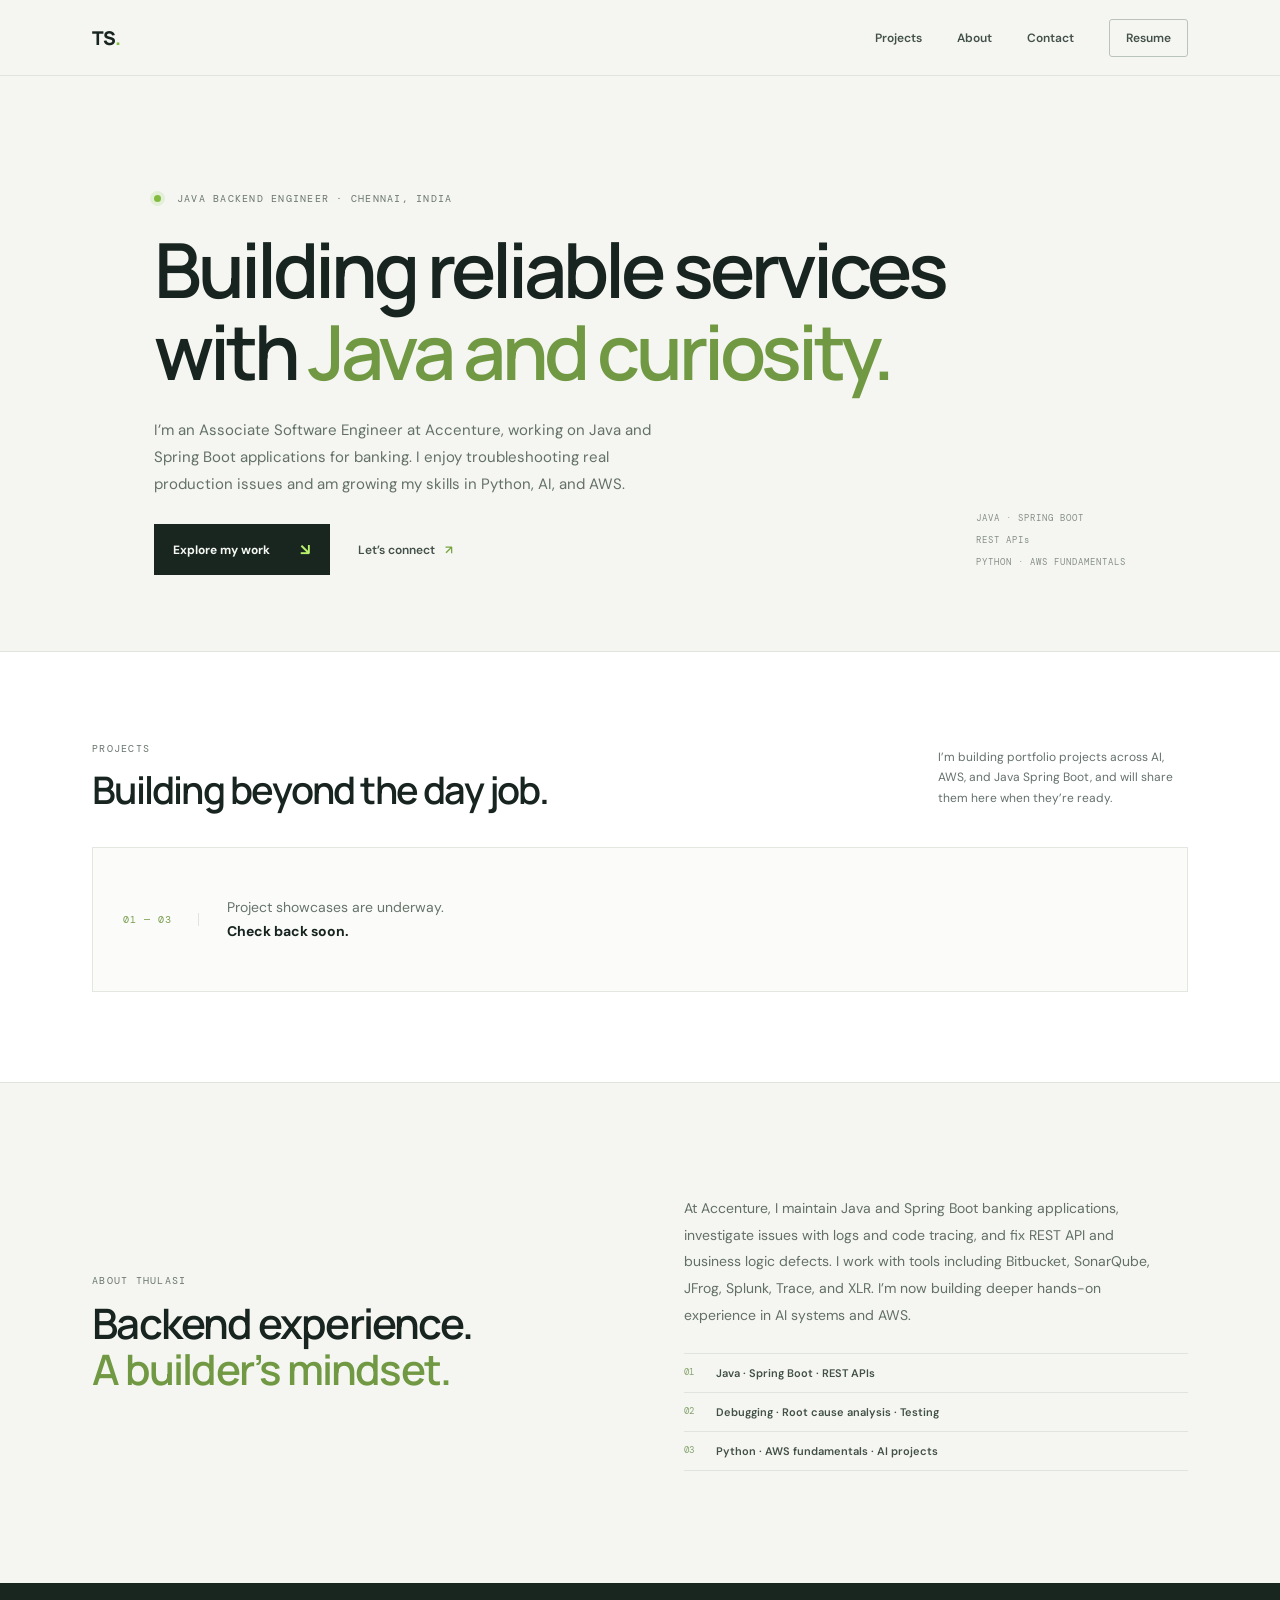
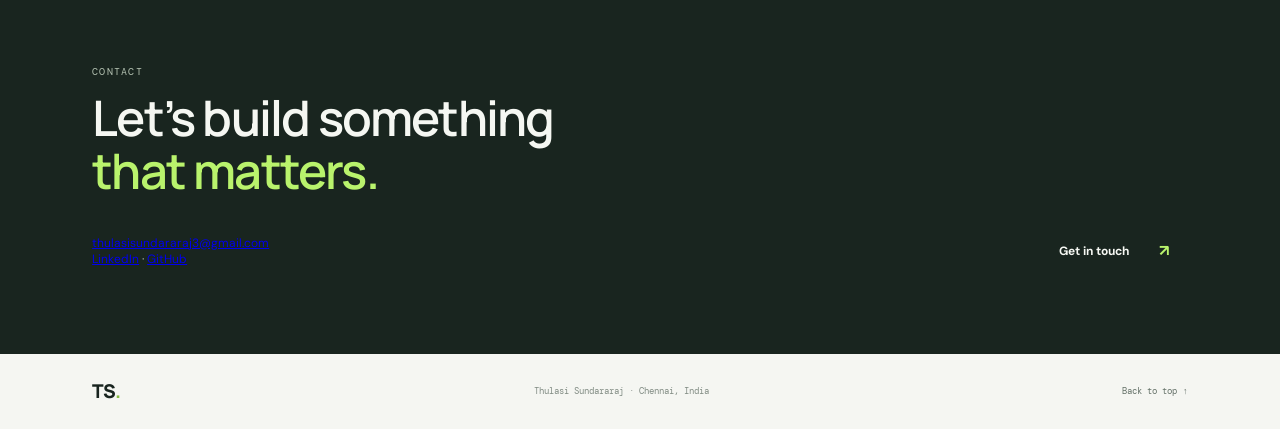
<file: index.html>
<!doctype html>
<html lang="en">
<head>
  <meta charset="utf-8">
  <meta name="viewport" content="width=device-width, initial-scale=1">
  <meta name="description" content="Portfolio of a backend, AI, and Java software developer.">
  <title>Thulasi Sundararaj | Java Backend Engineer</title>
  <link rel="stylesheet" href="styles.css">
</head>
<body>
  <header class="topbar">
    <a class="brand" href="#top">TS<span>.</span></a>
    <nav aria-label="Main navigation">
      <a href="#projects">Projects</a>
      <a href="#about">About</a>
      <a href="#contact">Contact</a>
      <a class="resume-link" href="resume.html">Resume</a>
    </nav>
  </header>

  <main id="top">
    <section class="hero">
      <p class="eyebrow"><span class="pulse"></span> JAVA BACKEND ENGINEER · CHENNAI, INDIA</p>
      <h1>Building reliable services<br>with <em>Java and curiosity.</em></h1>
      <p class="intro">I’m an Associate Software Engineer at Accenture, working on Java and Spring Boot applications for banking. I enjoy troubleshooting real production issues and am growing my skills in Python, AI, and AWS.</p>
      <div class="actions">
        <a class="button primary" href="#projects">Explore my work <span>↘</span></a>
        <a class="text-link" href="#contact">Let’s connect <span>↗</span></a>
      </div>
      <div class="hero-meta"><span>JAVA · SPRING BOOT</span><span>REST APIs</span><span>PYTHON · AWS FUNDAMENTALS</span></div>
    </section>

    <section class="projects section" id="projects">
      <div class="section-heading"><div><p class="eyebrow">PROJECTS</p><h2>Building beyond the day job.</h2></div><p class="section-note">I’m building portfolio projects across AI, AWS, and Java Spring Boot, and will share them here when they’re ready.</p></div>
      <div class="project-soon"><span class="project-soon-mark">01 — 03</span><p>Project showcases are underway.<br><b>Check back soon.</b></p></div>
    </section>

    <section class="about section" id="about">
      <div><p class="eyebrow">ABOUT THULASI</p><h2>Backend experience.<br><em>A builder’s mindset.</em></h2></div>
      <div class="about-copy"><p>At Accenture, I maintain Java and Spring Boot banking applications, investigate issues with logs and code tracing, and fix REST API and business logic defects. I work with tools including Bitbucket, SonarQube, JFrog, Splunk, Trace, and XLR. I’m now building deeper hands-on experience in AI systems and AWS.</p><div class="focus-list"><span>01 <b>Java · Spring Boot · REST APIs</b></span><span>02 <b>Debugging · Root cause analysis · Testing</b></span><span>03 <b>Python · AWS fundamentals · AI projects</b></span></div></div>
    </section>

    <section class="contact section" id="contact"><p class="eyebrow">CONTACT</p><h2>Let’s build something<br><em>that matters.</em></h2><div class="contact-row"><p><a href="mailto:thulasisundararaj3@gmail.com">thulasisundararaj3@gmail.com</a><br><a href="https://www.linkedin.com/in/thulasi-se" target="_blank" rel="noreferrer">LinkedIn</a> · <a href="https://github.com/thulasisundararaj" target="_blank" rel="noreferrer">GitHub</a></p><a class="button primary" href="mailto:thulasisundararaj3@gmail.com">Get in touch <span>↗</span></a></div></section>
  </main>
  <footer><a class="brand" href="#top">TS<span>.</span></a><span>Thulasi Sundararaj · Chennai, India</span><a href="#top">Back to top ↑</a></footer>
</body>
</html>
</file>
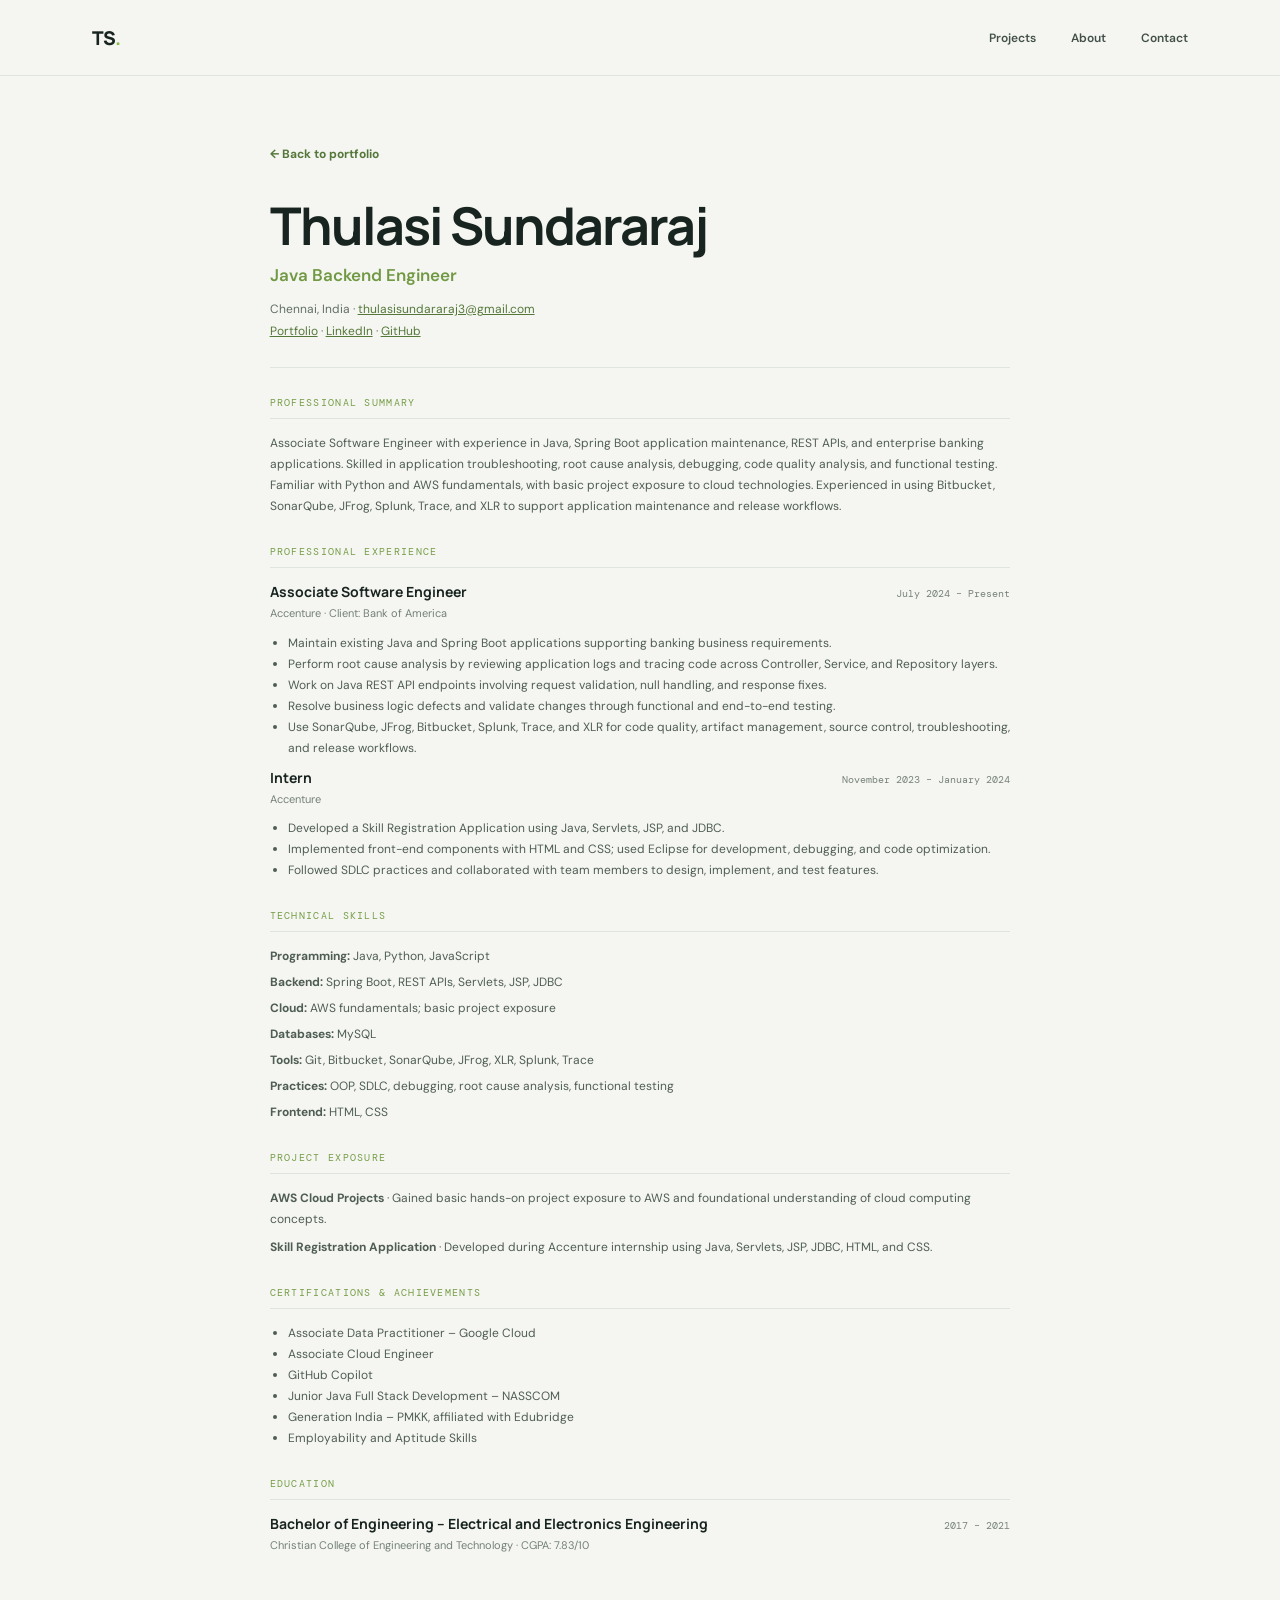
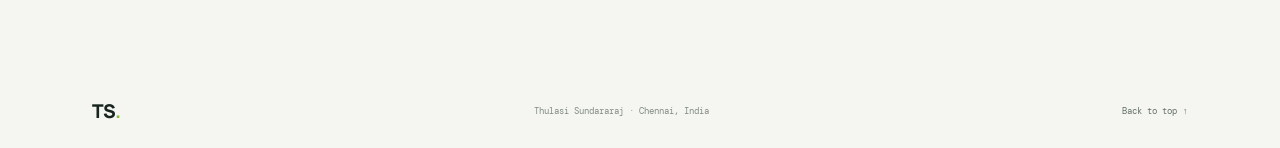
<file: resume.html>
<!doctype html>
<html lang="en">
<head>
  <meta charset="utf-8">
  <meta name="viewport" content="width=device-width, initial-scale=1">
  <meta name="description" content="Resume of Thulasi Sundararaj, Java Backend Engineer.">
  <title>Resume | Thulasi Sundararaj</title>
  <link rel="stylesheet" href="styles.css">
  <style>
    .resume-page{max-width:920px;margin:0 auto;padding:70px 7% 90px}.resume-top{display:flex;justify-content:space-between;align-items:center;margin-bottom:35px}.resume-top a{color:#55783a;text-decoration:none;font-size:12px;font-weight:700}.resume-head{border-bottom:1px solid var(--line);padding-bottom:25px;margin-bottom:28px}.resume-head h1{font:700 clamp(34px,5vw,52px)/1.1 var(--display);letter-spacing:-2px;margin:0 0 10px}.resume-head h2{font:600 17px var(--sans);margin:0 0 13px;color:#719943}.resume-contact{font-size:12px;color:#626f66;line-height:1.8}.resume-contact a{color:#55783a}.resume-section{margin:28px 0}.resume-section h3{font:10px var(--mono);letter-spacing:1.3px;color:#779d48;border-bottom:1px solid var(--line);padding-bottom:9px;margin:0 0 14px}.resume-section p,.resume-section li{font-size:12px;line-height:1.75;color:#4f5d54}.resume-section p{margin:7px 0}.resume-section ul{padding-left:18px;margin:9px 0}.resume-role{display:flex;justify-content:space-between;gap:20px;align-items:baseline}.resume-role h4{font:700 14px var(--display);margin:0}.resume-role span{font:10px var(--mono);color:#77837a;white-space:nowrap}.resume-company{font-size:11px!important;color:#748078!important;margin:3px 0 8px!important}.skill-line{margin:5px 0!important}.resume-actions{display:flex;gap:14px;align-items:center}.resume-actions .button{font-size:11px}.resume-actions a.secondary{font-size:11px;color:#49683a;font-weight:700;text-decoration:none}@media(max-width:560px){.resume-page{padding:45px 6% 65px}.resume-role{display:block}.resume-role span{display:block;margin-top:5px}}
  </style>
</head>
<body>
  <header class="topbar"><a class="brand" href="index.html">TS<span>.</span></a><nav><a href="index.html#projects">Projects</a><a href="index.html#about">About</a><a href="index.html#contact">Contact</a></nav></header>
  <main class="resume-page">
    <div class="resume-top"><a href="index.html">← Back to portfolio</a></div>
    <section class="resume-head"><h1>Thulasi Sundararaj</h1><h2>Java Backend Engineer</h2><div class="resume-contact">Chennai, India · <a href="mailto:thulasisundararaj3@gmail.com">thulasisundararaj3@gmail.com</a><br><a href="https://thulasisundararaj.github.io/thulasisundar.git.io/" target="_blank" rel="noreferrer">Portfolio</a> · <a href="https://www.linkedin.com/in/thulasi-se" target="_blank" rel="noreferrer">LinkedIn</a> · <a href="https://github.com/thulasisundararaj" target="_blank" rel="noreferrer">GitHub</a></div></section>
    <section class="resume-section"><h3>PROFESSIONAL SUMMARY</h3><p>Associate Software Engineer with experience in Java, Spring Boot application maintenance, REST APIs, and enterprise banking applications. Skilled in application troubleshooting, root cause analysis, debugging, code quality analysis, and functional testing. Familiar with Python and AWS fundamentals, with basic project exposure to cloud technologies. Experienced in using Bitbucket, SonarQube, JFrog, Splunk, Trace, and XLR to support application maintenance and release workflows.</p></section>
    <section class="resume-section"><h3>PROFESSIONAL EXPERIENCE</h3><div class="resume-role"><h4>Associate Software Engineer</h4><span>July 2024 – Present</span></div><p class="resume-company">Accenture · Client: Bank of America</p><ul><li>Maintain existing Java and Spring Boot applications supporting banking business requirements.</li><li>Perform root cause analysis by reviewing application logs and tracing code across Controller, Service, and Repository layers.</li><li>Work on Java REST API endpoints involving request validation, null handling, and response fixes.</li><li>Resolve business logic defects and validate changes through functional and end-to-end testing.</li><li>Use SonarQube, JFrog, Bitbucket, Splunk, Trace, and XLR for code quality, artifact management, source control, troubleshooting, and release workflows.</li></ul><div class="resume-role"><h4>Intern</h4><span>November 2023 – January 2024</span></div><p class="resume-company">Accenture</p><ul><li>Developed a Skill Registration Application using Java, Servlets, JSP, and JDBC.</li><li>Implemented front-end components with HTML and CSS; used Eclipse for development, debugging, and code optimization.</li><li>Followed SDLC practices and collaborated with team members to design, implement, and test features.</li></ul></section>
    <section class="resume-section"><h3>TECHNICAL SKILLS</h3><p class="skill-line"><b>Programming:</b> Java, Python, JavaScript</p><p class="skill-line"><b>Backend:</b> Spring Boot, REST APIs, Servlets, JSP, JDBC</p><p class="skill-line"><b>Cloud:</b> AWS fundamentals; basic project exposure</p><p class="skill-line"><b>Databases:</b> MySQL</p><p class="skill-line"><b>Tools:</b> Git, Bitbucket, SonarQube, JFrog, XLR, Splunk, Trace</p><p class="skill-line"><b>Practices:</b> OOP, SDLC, debugging, root cause analysis, functional testing</p><p class="skill-line"><b>Frontend:</b> HTML, CSS</p></section>
    <section class="resume-section"><h3>PROJECT EXPOSURE</h3><p><b>AWS Cloud Projects</b> · Gained basic hands-on project exposure to AWS and foundational understanding of cloud computing concepts.</p><p><b>Skill Registration Application</b> · Developed during Accenture internship using Java, Servlets, JSP, JDBC, HTML, and CSS.</p></section>
    <section class="resume-section"><h3>CERTIFICATIONS & ACHIEVEMENTS</h3><ul><li>Associate Data Practitioner – Google Cloud</li><li>Associate Cloud Engineer</li><li>GitHub Copilot</li><li>Junior Java Full Stack Development – NASSCOM</li><li>Generation India – PMKK, affiliated with Edubridge</li><li>Employability and Aptitude Skills</li></ul></section>
    <section class="resume-section"><h3>EDUCATION</h3><div class="resume-role"><h4>Bachelor of Engineering – Electrical and Electronics Engineering</h4><span>2017 – 2021</span></div><p class="resume-company">Christian College of Engineering and Technology · CGPA: 7.83/10</p></section>
  </main>
  <footer><a class="brand" href="index.html">TS<span>.</span></a><span>Thulasi Sundararaj · Chennai, India</span><a href="#top">Back to top ↑</a></footer>
</body>
</html>
</file>
<file: styles.css>
@import url('https://fonts.googleapis.com/css2?family=DM+Mono:wght@400;500&family=DM+Sans:wght@400;500;600;700&family=Manrope:wght@400;500;600;700;800&display=swap');
:root{--ink:#18241f;--muted:#65716b;--paper:#f5f6f2;--line:#dfe4dc;--green:#b9f36c;--dark:#19251f;--mono:'DM Mono',monospace;--sans:'DM Sans',sans-serif;--display:'Manrope',sans-serif}*{box-sizing:border-box}html{scroll-behavior:smooth}body{margin:0;background:var(--paper);color:var(--ink);font-family:var(--sans);-webkit-font-smoothing:antialiased}.topbar{height:76px;display:flex;align-items:center;justify-content:space-between;padding:0 7.2%;border-bottom:1px solid var(--line)}.brand{font-family:var(--display);font-weight:800;font-size:19px;letter-spacing:-1px;color:var(--ink);text-decoration:none}.brand span{color:#87bc43}nav{display:flex;gap:35px;align-items:center}nav a,.text-link{font-size:12px;text-decoration:none;color:#435049;font-weight:600}.resume-link{border:1px solid #bac4bb;padding:10px 16px;border-radius:3px}.hero{padding:116px 12% 76px;position:relative}.eyebrow{font:10px var(--mono);letter-spacing:1.25px;color:#69766d;margin:0 0 23px}.pulse{display:inline-block;background:#83bb3f;width:7px;height:7px;border-radius:50%;margin-right:9px;box-shadow:0 0 0 4px #e3efd6}.hero h1,.section h2{font:600 clamp(43px,6vw,76px)/1.08 var(--display);letter-spacing:-4px;margin:0}.hero h1 em,.section h2 em{font-style:normal;color:#719943}.intro{font-size:15px;color:#637068;line-height:1.8;max-width:515px;margin:25px 0 26px}.actions{display:flex;align-items:center;gap:28px}.button{display:inline-flex;align-items:center;gap:30px;padding:15px 19px;text-decoration:none;font-size:12px;font-weight:700}.primary{background:var(--dark);color:#f6f8f3}.primary span{color:var(--green);font-size:16px}.text-link span{color:#76a43f;margin-left:7px}.hero-meta{position:absolute;right:12%;bottom:83px;display:flex;flex-direction:column;gap:10px;font:9px var(--mono);letter-spacing:1px;color:#869087}.section{padding:90px 7.2%}.projects{background:#fff;border-top:1px solid var(--line);border-bottom:1px solid var(--line)}.section-heading{display:flex;justify-content:space-between;align-items:end;margin-bottom:37px}.section-heading .eyebrow,.about .eyebrow,.contact .eyebrow{margin-bottom:14px}.section h2{font-size:38px;letter-spacing:-1.8px}.section-note{font-size:12px;line-height:1.7;color:var(--muted);max-width:250px;margin:0 0 2px}.project-grid{display:grid;grid-template-columns:repeat(3,1fr);gap:17px}.project-card{border:1px solid #e2e7e0;background:#fbfcfa;min-width:0}.card-top{height:45px;display:flex;justify-content:space-between;align-items:center;padding:0 15px;border-bottom:1px solid #e6eae4}.number,.status{font:8px var(--mono);letter-spacing:.8px;color:#748078}.status{color:#779d48}.project-art{height:178px;position:relative;overflow:hidden;background:#edf2e7}.art-ai{background:#e9f0e2}.orbit{position:absolute;border:1px solid #c2d3b3;border-radius:50%;left:50%;top:50%;transform:translate(-50%,-50%)}.orbit-one{width:134px;height:134px}.orbit-two{width:92px;height:92px}.core{position:absolute;left:50%;top:50%;transform:translate(-50%,-50%);width:52px;height:52px;border-radius:50%;background:#203328;color:#d7ff9f;display:grid;place-items:center;font:12px var(--mono);box-shadow:0 0 0 8px #dce8d1}.core span{position:absolute;font-size:8px;right:6px;top:8px}.node{position:absolute;width:8px;height:8px;background:#8ab44f;border:2px solid #f7faef;border-radius:50%}.node-a{left:calc(50% - 70px);top:50%}.node-b{left:calc(50% + 61px);top:35%}.node-c{left:calc(50% + 24px);top:calc(50% + 62px)}.art-cloud{background:#edf0ec}.cloud{font-size:48px;color:#b8cbb0;position:absolute;left:50%;top:18px;transform:translateX(-50%)}.cloud-line{position:absolute;width:1px;height:24px;background:#9bb18f;left:50%;top:64px}.cloud-box{position:absolute;border:1px solid #aabca1;background:#f8faf6;color:#5f7358;font:8px var(--mono);padding:7px 8px}.box-one{left:10%;top:102px}.box-two{left:34%;top:102px}.box-three{right:29%;top:102px}.box-four{right:8%;top:102px}.art-java{background:#f0eee8}.java-mark{position:absolute;left:50%;top:44px;transform:translateX(-50%);font:62px var(--display);font-weight:500;color:#d7b492;letter-spacing:-8px}.java-mark b{color:#915c35;font-weight:700}.java-label{position:absolute;top:28px;left:18px;font:8px var(--mono);letter-spacing:1px;color:#887d72}.java-line{position:absolute;bottom:42px;left:20%;width:60%;height:1px;background:#d6cabc}.java-dots{position:absolute;bottom:22px;left:50%;transform:translateX(-50%);font-size:7px;color:#b28d6c}.project-copy{padding:20px 17px 19px}.project-copy h3{font:700 18px var(--display);letter-spacing:-.5px;margin:0 0 9px}.project-copy h3 span{float:right;color:#719943;font:16px var(--sans)}.project-copy p{font-size:11px;line-height:1.7;color:#68746c;min-height:57px;margin:0 0 14px}.tags{display:flex;gap:5px;flex-wrap:wrap;margin-bottom:17px}.tags span{font:8px var(--mono);padding:6px 7px;background:#edf1e9;color:#687661}.project-copy>a{font-size:10px;font-weight:700;color:#567739;text-decoration:none}.about{display:grid;grid-template-columns:1fr 1fr;gap:8%;align-items:center;padding-top:112px;padding-bottom:112px}.about .section h2,.about h2{font-size:42px}.about-copy>p{font-size:14px;line-height:1.9;color:#626f66;max-width:480px;margin:0 0 25px}.focus-list{border-top:1px solid var(--line)}.focus-list span{display:flex;gap:22px;padding:12px 0;border-bottom:1px solid var(--line);font:9px var(--mono);color:#86a36d}.focus-list b{font:600 11px var(--sans);color:#425047}.contact{background:var(--dark);color:#f5f7f2;padding-top:82px;padding-bottom:75px}.contact .eyebrow{color:#b3c1b1}.contact h2{font-size:49px}.contact h2 em{color:var(--green)}.contact-row{display:flex;justify-content:space-between;align-items:center;margin-top:25px}.contact-row p{font-size:12px;color:#bdc7be}footer{height:75px;display:flex;align-items:center;justify-content:space-between;padding:0 7.2%;font:9px var(--mono);color:#808b83}footer a:last-child{color:#647168;text-decoration:none}@media(max-width:800px){.hero{padding:90px 8% 110px}.hero-meta{right:8%;bottom:38px;flex-direction:row;gap:12px;font-size:7px}.section{padding:70px 6%}.project-grid{grid-template-columns:1fr 1fr}.project-card:last-child{grid-column:span 2}.section-heading{align-items:start;gap:20px}.section-note{max-width:190px}.about{gap:35px}}@media(max-width:560px){.topbar{height:65px;padding:0 6%}nav{gap:15px}nav a{font-size:10px}nav a:first-child,nav a:nth-child(2){display:none}.resume-link{padding:8px 12px}.hero{padding:77px 7% 115px}.hero h1{font-size:46px;letter-spacing:-2.5px}.intro{font-size:13px}.hero-meta{left:7%;right:auto;bottom:33px;flex-wrap:wrap}.section-heading{display:block}.section-note{margin-top:14px}.section h2{font-size:32px}.project-grid{grid-template-columns:1fr}.project-card:last-child{grid-column:auto}.project-copy p{min-height:0}.about{grid-template-columns:1fr;padding-top:75px;padding-bottom:75px}.about h2{font-size:38px}.contact h2{font-size:40px}.contact-row{align-items:flex-start;gap:20px;flex-direction:column}footer{padding:0 6%;font-size:8px}}


.project-soon{min-height:145px;border:1px solid #e2e7e0;background:#fbfcfa;display:flex;align-items:center;gap:28px;padding:28px 30px}.project-soon-mark{font:10px var(--mono);letter-spacing:1px;color:#789c4d;border-right:1px solid var(--line);padding-right:26px}.project-soon p{font:14px/1.7 var(--sans);color:#66736b;margin:0}.project-soon b{color:var(--ink);font-weight:700}@media(max-width:560px){.project-soon{padding:22px;gap:18px}.project-soon-mark{padding-right:18px}.project-soon p{font-size:12px}}
</file>
